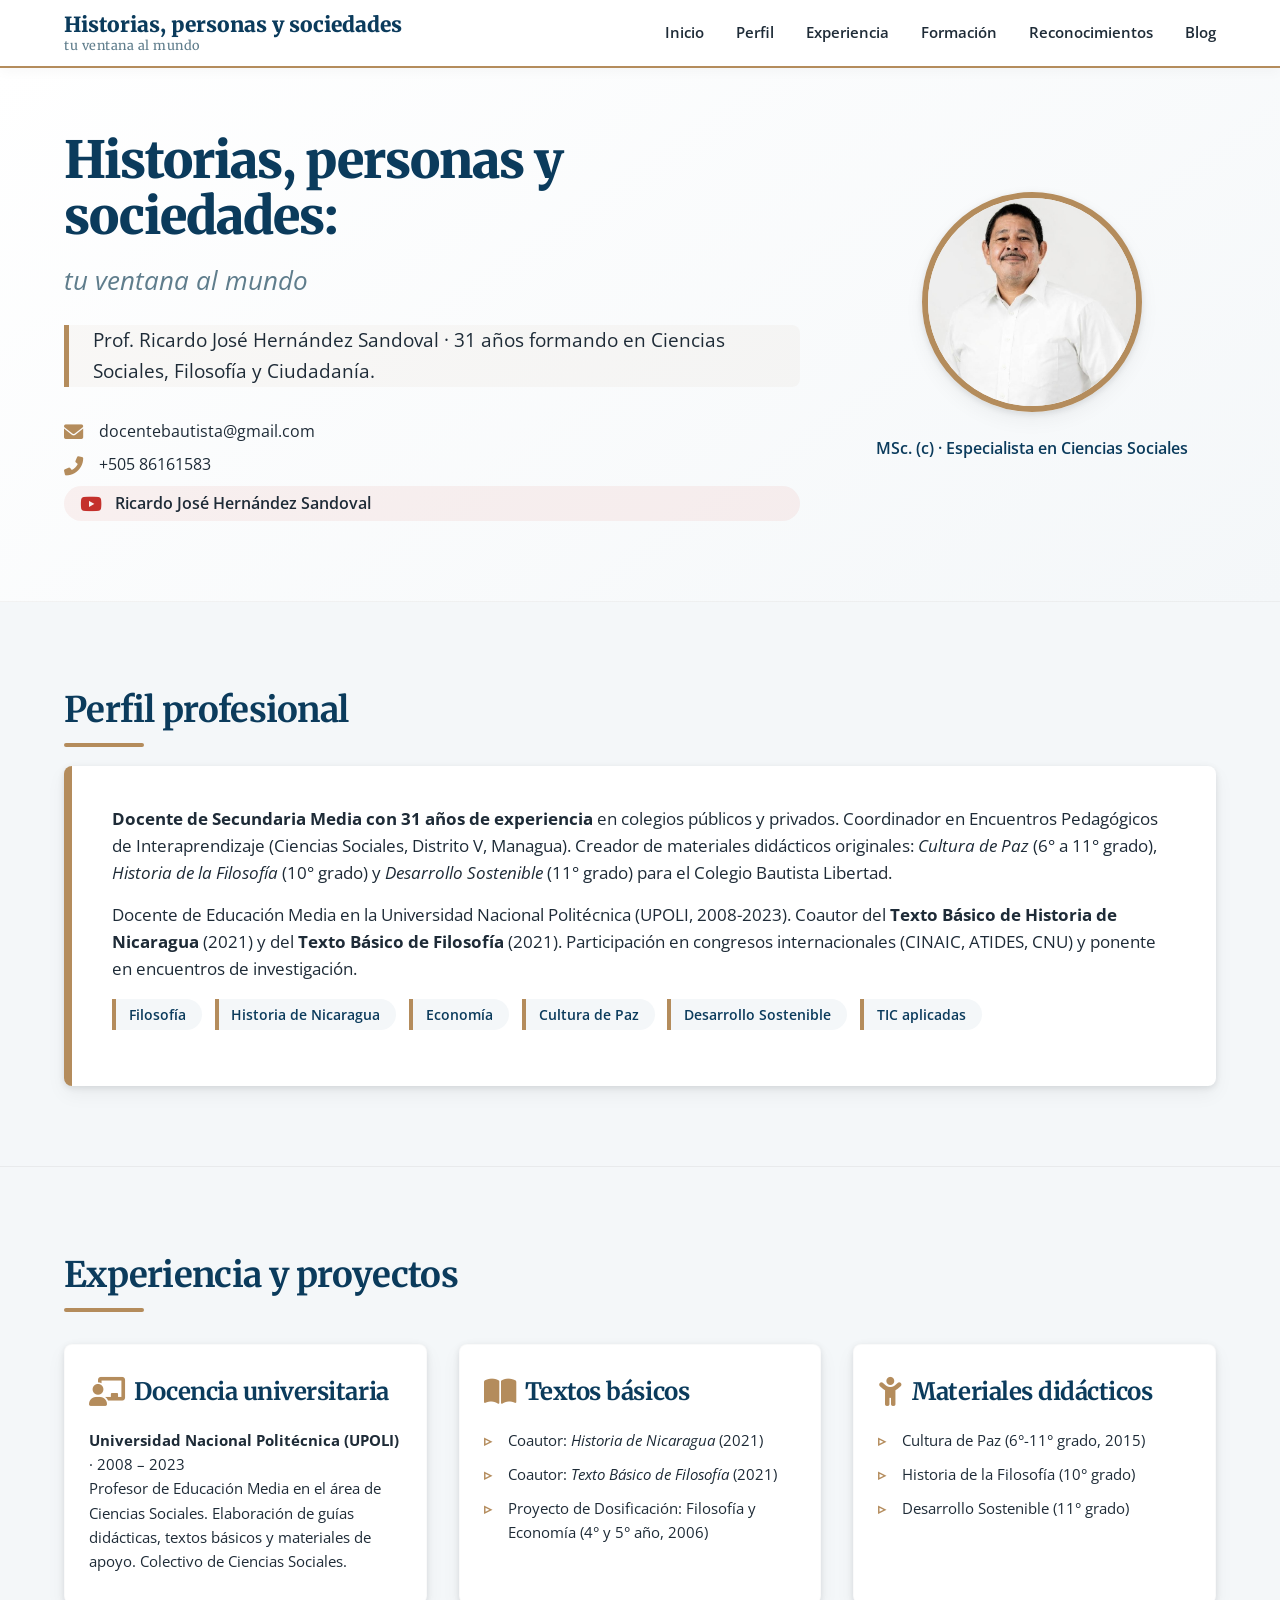
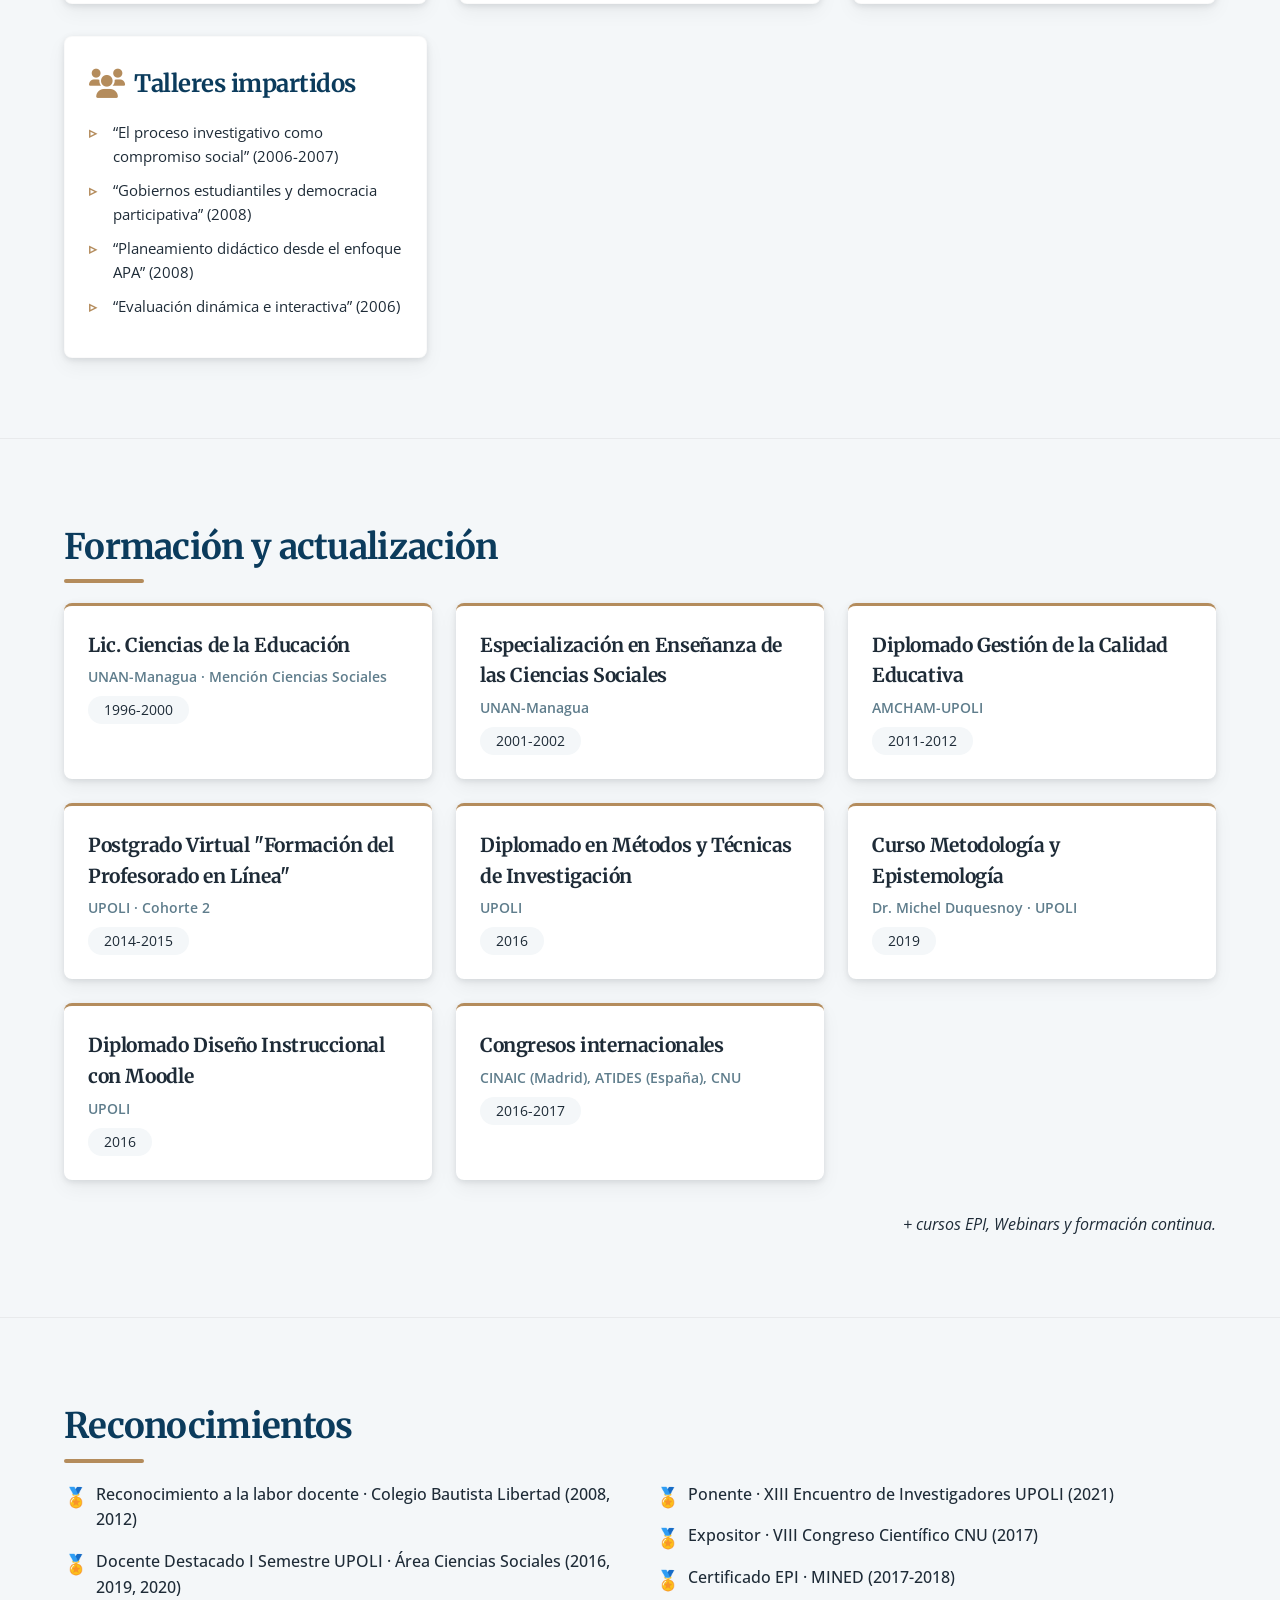
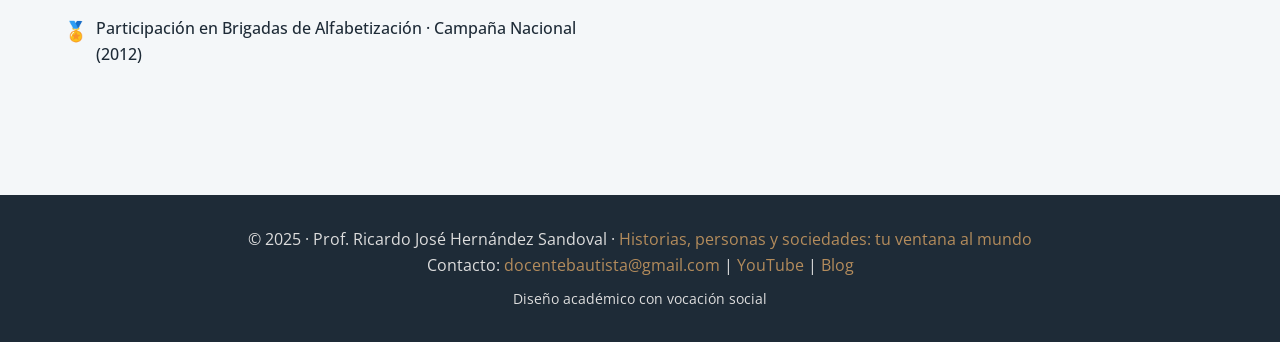
<file: index.html>
<!DOCTYPE html>
<html lang="es">
<head>
    <meta charset="UTF-8">
    <meta name="viewport" content="width=device-width, initial-scale=1.0">
    <title>Historias, personas y sociedades · Prof. Ricardo Hernández</title>
    <!-- Fuentes Google Fonts -->
    <link rel="preconnect" href="https://fonts.googleapis.com">
    <link rel="preconnect" href="https://fonts.gstatic.com" crossorigin>
    <link href="https://fonts.googleapis.com/css2?family=Merriweather:wght@400;700;900&family=Open+Sans:wght@300;400;600;700&display=swap" rel="stylesheet">
    <!-- Font Awesome 6 -->
    <link rel="stylesheet" href="https://cdnjs.cloudflare.com/ajax/libs/font-awesome/6.0.0-beta3/css/all.min.css">
    <!-- Hoja de estilos personalizada -->
    <link rel="stylesheet" href="styles.css">
</head>
<body>
    <!-- BARRA DE NAVEGACIÓN -->
    <nav class="navbar">
        <div class="container">
            <div class="logo">
                <a href="index.html">Historias, personas y sociedades</a>
                <span>tu ventana al mundo</span>
            </div>
            <ul class="nav-menu" id="nav-menu">
                <li><a href="index.html#inicio">Inicio</a></li>
                <li><a href="index.html#perfil">Perfil</a></li>
                <li><a href="index.html#experiencia">Experiencia</a></li>
                <li><a href="index.html#formacion">Formación</a></li>
                <li><a href="index.html#reconocimientos">Reconocimientos</a></li>
                <li><a href="blog.html">Blog</a></li>
            </ul>
            <div class="hamburger" id="hamburger">
                <span></span><span></span><span></span>
            </div>
        </div>
    </nav>

    <!-- SECCIÓN INICIO / HERO -->
    <section id="inicio">
        <div class="container hero">
            <div class="hero-content">
                <h1>Historias, personas y sociedades:</h1>
                <div class="subtitle">tu ventana al mundo</div>
                <p class="intro-text">Prof. Ricardo José Hernández Sandoval · 31 años formando en Ciencias Sociales, Filosofía y Ciudadanía.</p>
                <div class="hero-contact">
                    <p><i class="fas fa-envelope"></i> docentebautista@gmail.com</p>
                    <p><i class="fas fa-phone-alt"></i> +505 86161583</p>
                    <a href="https://www.youtube.com/@RicardoJoseHernandezSandoval" target="_blank" class="youtube-link"><i class="fab fa-youtube"></i> Ricardo José Hernández Sandoval</a>
                </div>
            </div>
            <div class="hero-avatar">
                <!-- Foto de perfil real: recortada desde la cintura hacia arriba y centrada -->
                <img src="profile.jpg" alt="Prof. Ricardo José Hernández Sandoval" style="width: 220px; height: 220px; border-radius: 50%; object-fit: cover; object-position: center 30%; border: 6px solid var(--accent); box-shadow: var(--shadow);">
                <p style="margin-top: 1rem; font-weight: 600; color: var(--primary);">MSc. (c) · Especialista en Ciencias Sociales</p>
            </div>
        </div>
    </section>

    <!-- PERFIL PROFESIONAL -->
    <section id="perfil">
        <div class="container">
            <h2 class="section-title">Perfil profesional</h2>
            <div class="perfil-texto">
                <p><strong>Docente de Secundaria Media con 31 años de experiencia</strong> en colegios públicos y privados. Coordinador en Encuentros Pedagógicos de Interaprendizaje (Ciencias Sociales, Distrito V, Managua). Creador de materiales didácticos originales: <em>Cultura de Paz</em> (6° a 11° grado), <em>Historia de la Filosofía</em> (10° grado) y <em>Desarrollo Sostenible</em> (11° grado) para el Colegio Bautista Libertad.</p>
                <p style="margin-top: 1rem;">Docente de Educación Media en la Universidad Nacional Politécnica (UPOLI, 2008-2023). Coautor del <strong>Texto Básico de Historia de Nicaragua</strong> (2021) y del <strong>Texto Básico de Filosofía</strong> (2021). Participación en congresos internacionales (CINAIC, ATIDES, CNU) y ponente en encuentros de investigación.</p>
                <div class="badge-list">
                    <span class="badge">Filosofía</span>
                    <span class="badge">Historia de Nicaragua</span>
                    <span class="badge">Economía</span>
                    <span class="badge">Cultura de Paz</span>
                    <span class="badge">Desarrollo Sostenible</span>
                    <span class="badge">TIC aplicadas</span>
                </div>
            </div>
        </div>
    </section>

    <!-- EXPERIENCIA DESTACADA y MATERIALES -->
    <section id="experiencia">
        <div class="container">
            <h2 class="section-title">Experiencia y proyectos</h2>
            <div class="card-grid">
                <div class="card">
                    <h3><i class="fas fa-chalkboard-teacher"></i> Docencia universitaria</h3>
                    <p><strong>Universidad Nacional Politécnica (UPOLI)</strong> · 2008 – 2023</p>
                    <p>Profesor de Educación Media en el área de Ciencias Sociales. Elaboración de guías didácticas, textos básicos y materiales de apoyo. Colectivo de Ciencias Sociales.</p>
                </div>
                <div class="card">
                    <h3><i class="fas fa-book-open"></i> Textos básicos</h3>
                    <ul>
                        <li>Coautor: <em>Historia de Nicaragua</em> (2021)</li>
                        <li>Coautor: <em>Texto Básico de Filosofía</em> (2021)</li>
                        <li>Proyecto de Dosificación: Filosofía y Economía (4° y 5° año, 2006)</li>
                    </ul>
                </div>
                <div class="card">
                    <h3><i class="fas fa-child"></i> Materiales didácticos</h3>
                    <ul>
                        <li>Cultura de Paz (6°-11° grado, 2015)</li>
                        <li>Historia de la Filosofía (10° grado)</li>
                        <li>Desarrollo Sostenible (11° grado)</li>
                    </ul>
                </div>
                <div class="card">
                    <h3><i class="fas fa-users"></i> Talleres impartidos</h3>
                    <ul>
                        <li>“El proceso investigativo como compromiso social” (2006-2007)</li>
                        <li>“Gobiernos estudiantiles y democracia participativa” (2008)</li>
                        <li>“Planeamiento didáctico desde el enfoque APA” (2008)</li>
                        <li>“Evaluación dinámica e interactiva” (2006)</li>
                    </ul>
                </div>
            </div>
        </div>
    </section>

    <!-- FORMACIÓN ACADÉMICA Y DIPLOMADOS -->
    <section id="formacion">
        <div class="container">
            <h2 class="section-title">Formación y actualización</h2>
            <div class="formacion-grid">
                <div class="formacion-item">
                    <h4>Lic. Ciencias de la Educación</h4>
                    <div class="institucion">UNAN-Managua · Mención Ciencias Sociales</div>
                    <div class="fecha">1996-2000</div>
                </div>
                <div class="formacion-item">
                    <h4>Especialización en Enseñanza de las Ciencias Sociales</h4>
                    <div class="institucion">UNAN-Managua</div>
                    <div class="fecha">2001-2002</div>
                </div>
                <div class="formacion-item">
                    <h4>Diplomado Gestión de la Calidad Educativa</h4>
                    <div class="institucion">AMCHAM-UPOLI</div>
                    <div class="fecha">2011-2012</div>
                </div>
                <div class="formacion-item">
                    <h4>Postgrado Virtual "Formación del Profesorado en Línea"</h4>
                    <div class="institucion">UPOLI · Cohorte 2</div>
                    <div class="fecha">2014-2015</div>
                </div>
                <div class="formacion-item">
                    <h4>Diplomado en Métodos y Técnicas de Investigación</h4>
                    <div class="institucion">UPOLI</div>
                    <div class="fecha">2016</div>
                </div>
                <div class="formacion-item">
                    <h4>Curso Metodología y Epistemología</h4>
                    <div class="institucion">Dr. Michel Duquesnoy · UPOLI</div>
                    <div class="fecha">2019</div>
                </div>
                <div class="formacion-item">
                    <h4>Diplomado Diseño Instruccional con Moodle</h4>
                    <div class="institucion">UPOLI</div>
                    <div class="fecha">2016</div>
                </div>
                <div class="formacion-item">
                    <h4>Congresos internacionales</h4>
                    <div class="institucion">CINAIC (Madrid), ATIDES (España), CNU</div>
                    <div class="fecha">2016-2017</div>
                </div>
            </div>
            <p style="margin-top: 2rem; text-align: right; font-style: italic;">+ cursos EPI, Webinars y formación continua.</p>
        </div>
    </section>

    <!-- RECONOCIMIENTOS -->
    <section id="reconocimientos">
        <div class="container">
            <h2 class="section-title">Reconocimientos</h2>
            <div style="display: grid; grid-template-columns: repeat(auto-fit, minmax(300px, 1fr)); gap: 2rem;">
                <ul class="reconocimientos-list">
                    <li>Reconocimiento a la labor docente · Colegio Bautista Libertad (2008, 2012)</li>
                    <li>Docente Destacado I Semestre UPOLI · Área Ciencias Sociales (2016, 2019, 2020)</li>
                    <li>Participación en Brigadas de Alfabetización · Campaña Nacional (2012)</li>
                </ul>
                <ul class="reconocimientos-list">
                    <li>Ponente · XIII Encuentro de Investigadores UPOLI (2021)</li>
                    <li>Expositor · VIII Congreso Científico CNU (2017)</li>
                    <li>Certificado EPI · MINED (2017-2018)</li>
                </ul>
            </div>
        </div>
    </section>

    <!-- FOOTER -->
    <footer>
        <div class="container">
            <p>© 2025 · Prof. Ricardo José Hernández Sandoval · <a href="index.html">Historias, personas y sociedades: tu ventana al mundo</a></p>
            <p>Contacto: <a href="mailto:docentebautista@gmail.com">docentebautista@gmail.com</a> | <a href="https://www.youtube.com/@RicardoJoseHernandezSandoval" target="_blank">YouTube</a> | <a href="blog.html">Blog</a></p>
            <p style="margin-top: 0.5rem; font-size: 0.9rem;">Diseño académico con vocación social</p>
        </div>
    </footer>

    <!-- Archivo JavaScript -->
    <script src="script.js"></script>
</body>
</html>
</file>
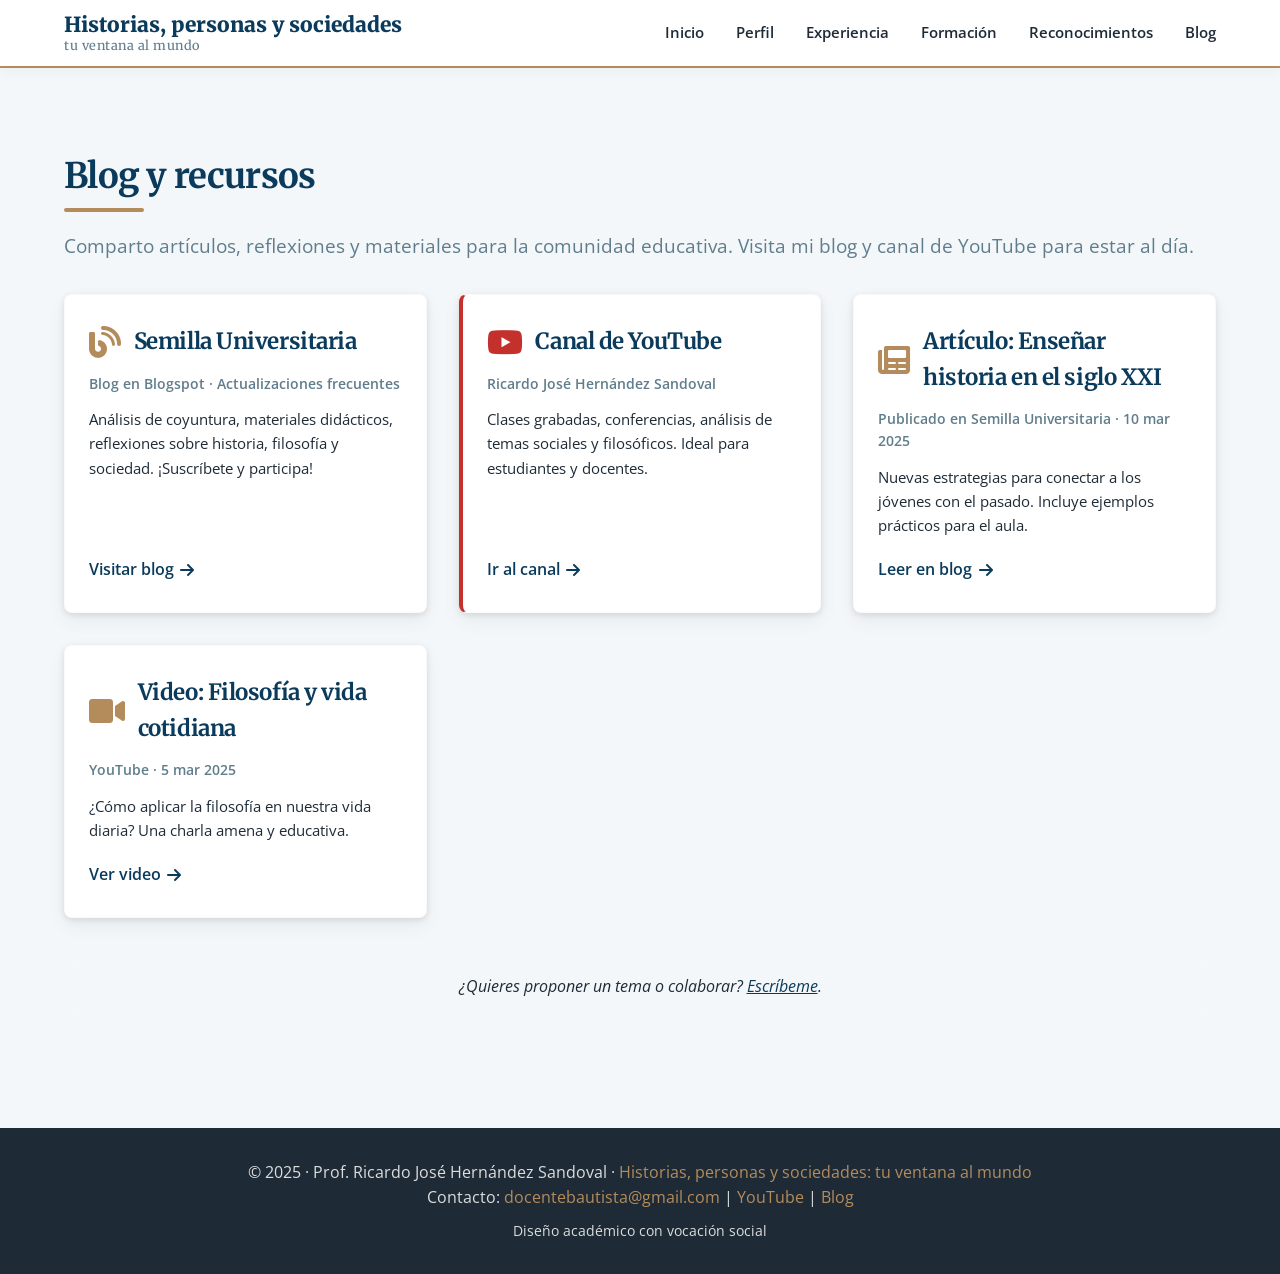
<file: blog.html>
<!DOCTYPE html>
<html lang="es">
<head>
    <meta charset="UTF-8">
    <meta name="viewport" content="width=device-width, initial-scale=1.0">
    <title>Blog · Historias, personas y sociedades</title>
    <!-- Fuentes Google Fonts -->
    <link rel="preconnect" href="https://fonts.googleapis.com">
    <link rel="preconnect" href="https://fonts.gstatic.com" crossorigin>
    <link href="https://fonts.googleapis.com/css2?family=Merriweather:wght@400;700;900&family=Open+Sans:wght@300;400;600;700&display=swap" rel="stylesheet">
    <!-- Font Awesome 6 -->
    <link rel="stylesheet" href="https://cdnjs.cloudflare.com/ajax/libs/font-awesome/6.0.0-beta3/css/all.min.css">
    <!-- Hoja de estilos personalizada -->
    <link rel="stylesheet" href="styles.css">
</head>
<body>
    <!-- BARRA DE NAVEGACIÓN -->
    <nav class="navbar">
        <div class="container">
            <div class="logo">
                <a href="index.html">Historias, personas y sociedades</a>
                <span>tu ventana al mundo</span>
            </div>
            <ul class="nav-menu" id="nav-menu">
                <li><a href="index.html#inicio">Inicio</a></li>
                <li><a href="index.html#perfil">Perfil</a></li>
                <li><a href="index.html#experiencia">Experiencia</a></li>
                <li><a href="index.html#formacion">Formación</a></li>
                <li><a href="index.html#reconocimientos">Reconocimientos</a></li>
                <li><a href="blog.html" class="active">Blog</a></li>
            </ul>
            <div class="hamburger" id="hamburger">
                <span></span><span></span><span></span>
            </div>
        </div>
    </nav>

    <!-- SECCIÓN BLOG PRINCIPAL -->
    <section id="blog">
        <div class="container">
            <h2 class="section-title">Blog y recursos</h2>
            <p class="blog-intro">Comparto artículos, reflexiones y materiales para la comunidad educativa. Visita mi blog y canal de YouTube para estar al día.</p>
            
            <div class="blog-grid">
                <!-- Tarjeta principal: Blog de Blogspot -->
                <div class="blog-card blog-card-featured">
                    <div class="blog-card-header">
                        <i class="fas fa-blog" style="color: var(--accent);"></i>
                        <h3>Semilla Universitaria</h3>
                    </div>
                    <p class="blog-meta">Blog en Blogspot · Actualizaciones frecuentes</p>
                    <p class="blog-excerpt">Análisis de coyuntura, materiales didácticos, reflexiones sobre historia, filosofía y sociedad. ¡Suscríbete y participa!</p>
                    <a href="https://semillauniversitaria.blogspot.com/" class="blog-link" target="_blank">Visitar blog <i class="fas fa-arrow-right"></i></a>
                </div>

                <!-- Tarjeta: Canal de YouTube -->
                <div class="blog-card blog-card-youtube">
                    <div class="blog-card-header">
                        <i class="fab fa-youtube" style="color: #c4302b;"></i>
                        <h3>Canal de YouTube</h3>
                    </div>
                    <p class="blog-meta">Ricardo José Hernández Sandoval</p>
                    <p class="blog-excerpt">Clases grabadas, conferencias, análisis de temas sociales y filosóficos. Ideal para estudiantes y docentes.</p>
                    <a href="https://www.youtube.com/@RicardoJoseHernandezSandoval" class="blog-link" target="_blank">Ir al canal <i class="fas fa-arrow-right"></i></a>
                </div>

                <!-- Podemos añadir más tarjetas simulando entradas recientes (opcional) -->
                <div class="blog-card">
                    <div class="blog-card-header">
                        <i class="fas fa-newspaper"></i>
                        <h3>Artículo: Enseñar historia en el siglo XXI</h3>
                    </div>
                    <p class="blog-meta">Publicado en Semilla Universitaria · 10 mar 2025</p>
                    <p class="blog-excerpt">Nuevas estrategias para conectar a los jóvenes con el pasado. Incluye ejemplos prácticos para el aula.</p>
                    <a href="https://semillauniversitaria.blogspot.com/" class="blog-link" target="_blank">Leer en blog <i class="fas fa-arrow-right"></i></a>
                </div>

                <div class="blog-card">
                    <div class="blog-card-header">
                        <i class="fas fa-video"></i>
                        <h3>Video: Filosofía y vida cotidiana</h3>
                    </div>
                    <p class="blog-meta">YouTube · 5 mar 2025</p>
                    <p class="blog-excerpt">¿Cómo aplicar la filosofía en nuestra vida diaria? Una charla amena y educativa.</p>
                    <a href="https://www.youtube.com/@RicardoJoseHernandezSandoval" class="blog-link" target="_blank">Ver video <i class="fas fa-arrow-right"></i></a>
                </div>
            </div>

            <p class="blog-note">¿Quieres proponer un tema o colaborar? <a href="mailto:docentebautista@gmail.com">Escríbeme</a>.</p>
        </div>
    </section>

    <!-- FOOTER -->
    <footer>
        <div class="container">
            <p>© 2025 · Prof. Ricardo José Hernández Sandoval · <a href="index.html">Historias, personas y sociedades: tu ventana al mundo</a></p>
            <p>Contacto: <a href="mailto:docentebautista@gmail.com">docentebautista@gmail.com</a> | <a href="https://www.youtube.com/@RicardoJoseHernandezSandoval" target="_blank">YouTube</a> | <a href="blog.html">Blog</a></p>
            <p style="margin-top: 0.5rem; font-size: 0.9rem;">Diseño académico con vocación social</p>
        </div>
    </footer>

    <script src="script.js"></script>
</body>
</html>
</file>
<file: styles.css>
/* === RESET Y VARIABLES === */
* {
    margin: 0;
    padding: 0;
    box-sizing: border-box;
}

:root {
    --primary: #0b3b5c;       /* Azul profundo académico */
    --secondary: #5f7d8c;     /* Gris azulado para detalles */
    --accent: #b48c5c;        /* Acento cálido (ocre) */
    --light: #f4f7f9;         /* Fondo muy suave */
    --dark: #1e2b37;           /* Casi negro para textos */
    --white: #ffffff;
    --shadow: 0 8px 20px rgba(0,0,0,0.05), 0 2px 6px rgba(0,20,30,0.1);
    --border-radius: 8px;
}

body {
    font-family: 'Open Sans', sans-serif;
    color: var(--dark);
    background-color: var(--light);
    line-height: 1.6;
    scroll-behavior: smooth;
}

h1, h2, h3, h4 {
    font-family: 'Merriweather', serif;
    font-weight: 700;
    letter-spacing: -0.02em;
}

a {
    text-decoration: none;
    color: inherit;
}

.container {
    max-width: 1200px;
    margin: 0 auto;
    padding: 0 24px;
}

/* === NAVBAR === */
.navbar {
    background-color: var(--white);
    box-shadow: 0 4px 12px rgba(0,0,0,0.03);
    position: sticky;
    top: 0;
    z-index: 100;
    padding: 0.8rem 0;
    border-bottom: 2px solid var(--accent);
}

.navbar .container {
    display: flex;
    justify-content: space-between;
    align-items: center;
}

.logo {
    font-family: 'Merriweather', serif;
    font-weight: 900;
    font-size: 1.3rem;
    color: var(--primary);
    line-height: 1.2;
}
.logo span {
    display: block;
    font-size: 0.8rem;
    font-weight: 400;
    color: var(--secondary);
    letter-spacing: 0.5px;
}

.nav-menu {
    display: flex;
    list-style: none;
    gap: 2rem;
}

.nav-menu a {
    font-weight: 600;
    font-size: 0.95rem;
    color: var(--dark);
    padding: 0.5rem 0;
    border-bottom: 2px solid transparent;
    transition: 0.2s;
}
.nav-menu a:hover {
    border-bottom-color: var(--accent);
    color: var(--primary);
}

.hamburger {
    display: none;
    flex-direction: column;
    cursor: pointer;
    gap: 5px;
}
.hamburger span {
    width: 28px;
    height: 3px;
    background-color: var(--primary);
    border-radius: 3px;
    transition: 0.2s;
}

/* === SECCIONES GENERALES === */
section {
    padding: 5rem 0;
    border-bottom: 1px solid rgba(0,0,0,0.05);
}
section:last-of-type {
    border-bottom: none;
}

.section-title {
    font-size: 2.2rem;
    color: var(--primary);
    margin-bottom: 1.2rem;
    position: relative;
    padding-bottom: 0.5rem;
}
.section-title::after {
    content: '';
    position: absolute;
    bottom: 0;
    left: 0;
    width: 80px;
    height: 4px;
    background: var(--accent);
    border-radius: 4px;
}

.card-grid {
    display: grid;
    grid-template-columns: repeat(auto-fit, minmax(280px, 1fr));
    gap: 2rem;
    margin-top: 2rem;
}

.card {
    background: var(--white);
    border-radius: var(--border-radius);
    padding: 1.8rem 1.5rem;
    box-shadow: var(--shadow);
    transition: transform 0.2s, box-shadow 0.2s;
    border: 1px solid rgba(0,0,0,0.02);
}
.card:hover {
    transform: translateY(-5px);
    box-shadow: 0 15px 30px rgba(0,30,50,0.1);
}
.card h3 {
    color: var(--primary);
    margin-bottom: 1rem;
    font-size: 1.5rem;
    display: flex;
    align-items: center;
    gap: 0.6rem;
}
.card h3 i {
    color: var(--accent);
    font-size: 1.8rem;
}
.card p, .card li {
    color: var(--dark);
    font-size: 0.95rem;
}
.card ul {
    list-style: none;
}
.card li {
    margin-bottom: 0.6rem;
    padding-left: 1.5rem;
    position: relative;
}
.card li::before {
    content: "▹";
    color: var(--accent);
    position: absolute;
    left: 0;
    font-weight: bold;
}

.badge-list {
    display: flex;
    flex-wrap: wrap;
    gap: 0.8rem;
    margin: 1rem 0;
}
.badge {
    background: var(--light);
    border-left: 4px solid var(--accent);
    padding: 0.3rem 1rem 0.3rem 0.8rem;
    font-weight: 600;
    font-size: 0.85rem;
    color: var(--primary);
    border-radius: 0 20px 20px 0;
}

/* === HERO === */
#inicio {
    background: linear-gradient(145deg, var(--white) 0%, var(--light) 100%);
    padding: 4rem 0 5rem;
}
.hero {
    display: flex;
    align-items: center;
    gap: 3rem;
    flex-wrap: wrap;
}
.hero-content {
    flex: 2;
    min-width: 300px;
}
.hero-content h1 {
    font-size: 3.2rem;
    font-weight: 900;
    color: var(--primary);
    line-height: 1.1;
    margin-bottom: 1rem;
}
.hero-content .subtitle {
    font-size: 1.6rem;
    font-weight: 400;
    color: var(--secondary);
    margin-bottom: 1.5rem;
    font-style: italic;
}
.hero-content .intro-text {
    font-size: 1.2rem;
    margin-bottom: 2rem;
    border-left: 5px solid var(--accent);
    padding-left: 1.5rem;
    background: rgba(180,140,92,0.05);
    border-radius: 0 8px 8px 0;
}
.hero-avatar {
    flex: 1;
    min-width: 220px;
    text-align: center;
}
.avatar-circle {
    width: 220px;
    height: 220px;
    background: var(--primary);
    border-radius: 50%;
    margin: 0 auto;
    display: flex;
    align-items: center;
    justify-content: center;
    border: 6px solid var(--accent);
    box-shadow: var(--shadow);
}
.avatar-circle span {
    font-size: 5rem;
    font-weight: 900;
    color: var(--white);
    font-family: 'Merriweather', serif;
    text-transform: uppercase;
    letter-spacing: 4px;
}
.hero-contact {
    margin-top: 1rem;
    display: flex;
    flex-direction: column;
    gap: 0.5rem;
}
.hero-contact a, .hero-contact p {
    display: inline-flex;
    align-items: center;
    gap: 0.7rem;
    font-size: 1rem;
    color: var(--dark);
}
.hero-contact i {
    color: var(--accent);
    width: 1.5rem;
    font-size: 1.2rem;
}
.youtube-link {
    background: #c4302b10;
    padding: 0.3rem 1rem;
    border-radius: 40px;
    font-weight: 600;
}
.youtube-link i {
    color: #c4302b;
}

/* === PERFIL === */
.perfil-texto {
    background: var(--white);
    padding: 2.5rem;
    border-radius: var(--border-radius);
    box-shadow: var(--shadow);
    font-size: 1.05rem;
    border-left: 8px solid var(--accent);
}

/* === EXPERIENCIA === */
.exp-item {
    margin-bottom: 2rem;
}
.exp-item h3 {
    font-size: 1.4rem;
    margin-bottom: 0.2rem;
    color: var(--primary);
}
.exp-meta {
    font-weight: 600;
    color: var(--secondary);
    margin-bottom: 0.5rem;
    display: block;
}

/* === FORMACIÓN === */
.formacion-grid {
    display: grid;
    grid-template-columns: repeat(auto-fill, minmax(280px, 1fr));
    gap: 1.5rem;
}
.formacion-item {
    background: var(--white);
    padding: 1.5rem;
    border-radius: var(--border-radius);
    box-shadow: var(--shadow);
    border-top: 3px solid var(--accent);
}
.formacion-item h4 {
    font-size: 1.2rem;
    margin-bottom: 0.3rem;
}
.formacion-item .institucion {
    color: var(--secondary);
    font-weight: 600;
    font-size: 0.9rem;
    margin-bottom: 0.5rem;
}
.formacion-item .fecha {
    font-size: 0.85rem;
    background: var(--light);
    display: inline-block;
    padding: 0.2rem 1rem;
    border-radius: 20px;
}

/* === RECONOCIMIENTOS === */
.reconocimientos-list {
    list-style: none;
}
.reconocimientos-list li {
    margin-bottom: 1rem;
    padding-left: 2rem;
    position: relative;
    font-weight: 500;
}
.reconocimientos-list li::before {
    content: "🏅";
    position: absolute;
    left: 0;
    color: var(--accent);
    font-size: 1.2rem;
}

/* === BLOG === */
.blog-intro {
    font-size: 1.2rem;
    margin-bottom: 2rem;
    color: var(--secondary);
}
.blog-grid {
    display: grid;
    grid-template-columns: repeat(auto-fit, minmax(280px, 1fr));
    gap: 2rem;
    margin-top: 1rem;
}
.blog-card {
    background: var(--white);
    border-radius: var(--border-radius);
    padding: 1.8rem 1.5rem;
    box-shadow: var(--shadow);
    transition: transform 0.2s, box-shadow 0.2s;
    border: 1px solid rgba(0,0,0,0.02);
    display: flex;
    flex-direction: column;
}
.blog-card:hover {
    transform: translateY(-5px);
    box-shadow: 0 15px 30px rgba(0,30,50,0.1);
}
.blog-card-header {
    display: flex;
    align-items: center;
    gap: 0.8rem;
    margin-bottom: 0.8rem;
}
.blog-card-header i {
    font-size: 2rem;
    color: var(--accent);
}
.blog-card-header h3 {
    font-size: 1.4rem;
    color: var(--primary);
    margin: 0;
}
.blog-meta {
    font-size: 0.85rem;
    color: var(--secondary);
    margin-bottom: 0.8rem;
    font-weight: 600;
}
.blog-excerpt {
    font-size: 0.95rem;
    margin-bottom: 1.2rem;
    flex-grow: 1;
}
.blog-link {
    color: var(--primary);
    font-weight: 600;
    display: inline-flex;
    align-items: center;
    gap: 0.4rem;
    transition: gap 0.2s;
    border-bottom: 1px solid transparent;
}
.blog-link:hover {
    gap: 0.8rem;
    border-bottom-color: var(--accent);
}
.blog-card-youtube {
    border-left: 4px solid #c4302b;
}
.blog-note {
    margin-top: 2.5rem;
    font-style: italic;
    text-align: center;
    background: var(--light);
    padding: 1rem;
    border-radius: 40px;
}
.blog-note a {
    color: var(--primary);
    text-decoration: underline;
}

/* === BOTONES (útil para enlaces) === */
.btn {
    display: inline-block;
    background: var(--primary);
    color: white;
    padding: 0.8rem 2rem;
    border-radius: 40px;
    font-weight: 600;
    transition: background 0.2s;
    border: none;
    cursor: pointer;
}
.btn:hover {
    background: var(--secondary);
}

/* === FOOTER === */
footer {
    background: var(--dark);
    color: #ddd;
    text-align: center;
    padding: 2rem 0;
    margin-top: 2rem;
}
footer a {
    color: var(--accent);
}
footer a:hover {
    text-decoration: underline;
}

/* === RESPONSIVE === */
@media (max-width: 768px) {
    .nav-menu {
        position: fixed;
        left: -100%;
        top: 70px;
        flex-direction: column;
        background-color: var(--white);
        width: 100%;
        text-align: center;
        transition: 0.3s;
        box-shadow: 0 10px 20px rgba(0,0,0,0.1);
        padding: 2rem 0;
        gap: 1.5rem;
        border-top: 2px solid var(--accent);
    }
    .nav-menu.active {
        left: 0;
    }
    .hamburger {
        display: flex;
    }
    .hero {
        flex-direction: column-reverse;
        text-align: center;
    }
    .hero-content h1 {
        font-size: 2.5rem;
    }
    .hero-content .intro-text {
        text-align: left;
    }
    .section-title {
        font-size: 2rem;
    }

    .nav-menu a.active {
    border-bottom-color: var(--accent);
    color: var(--primary);
}
}
</file>
